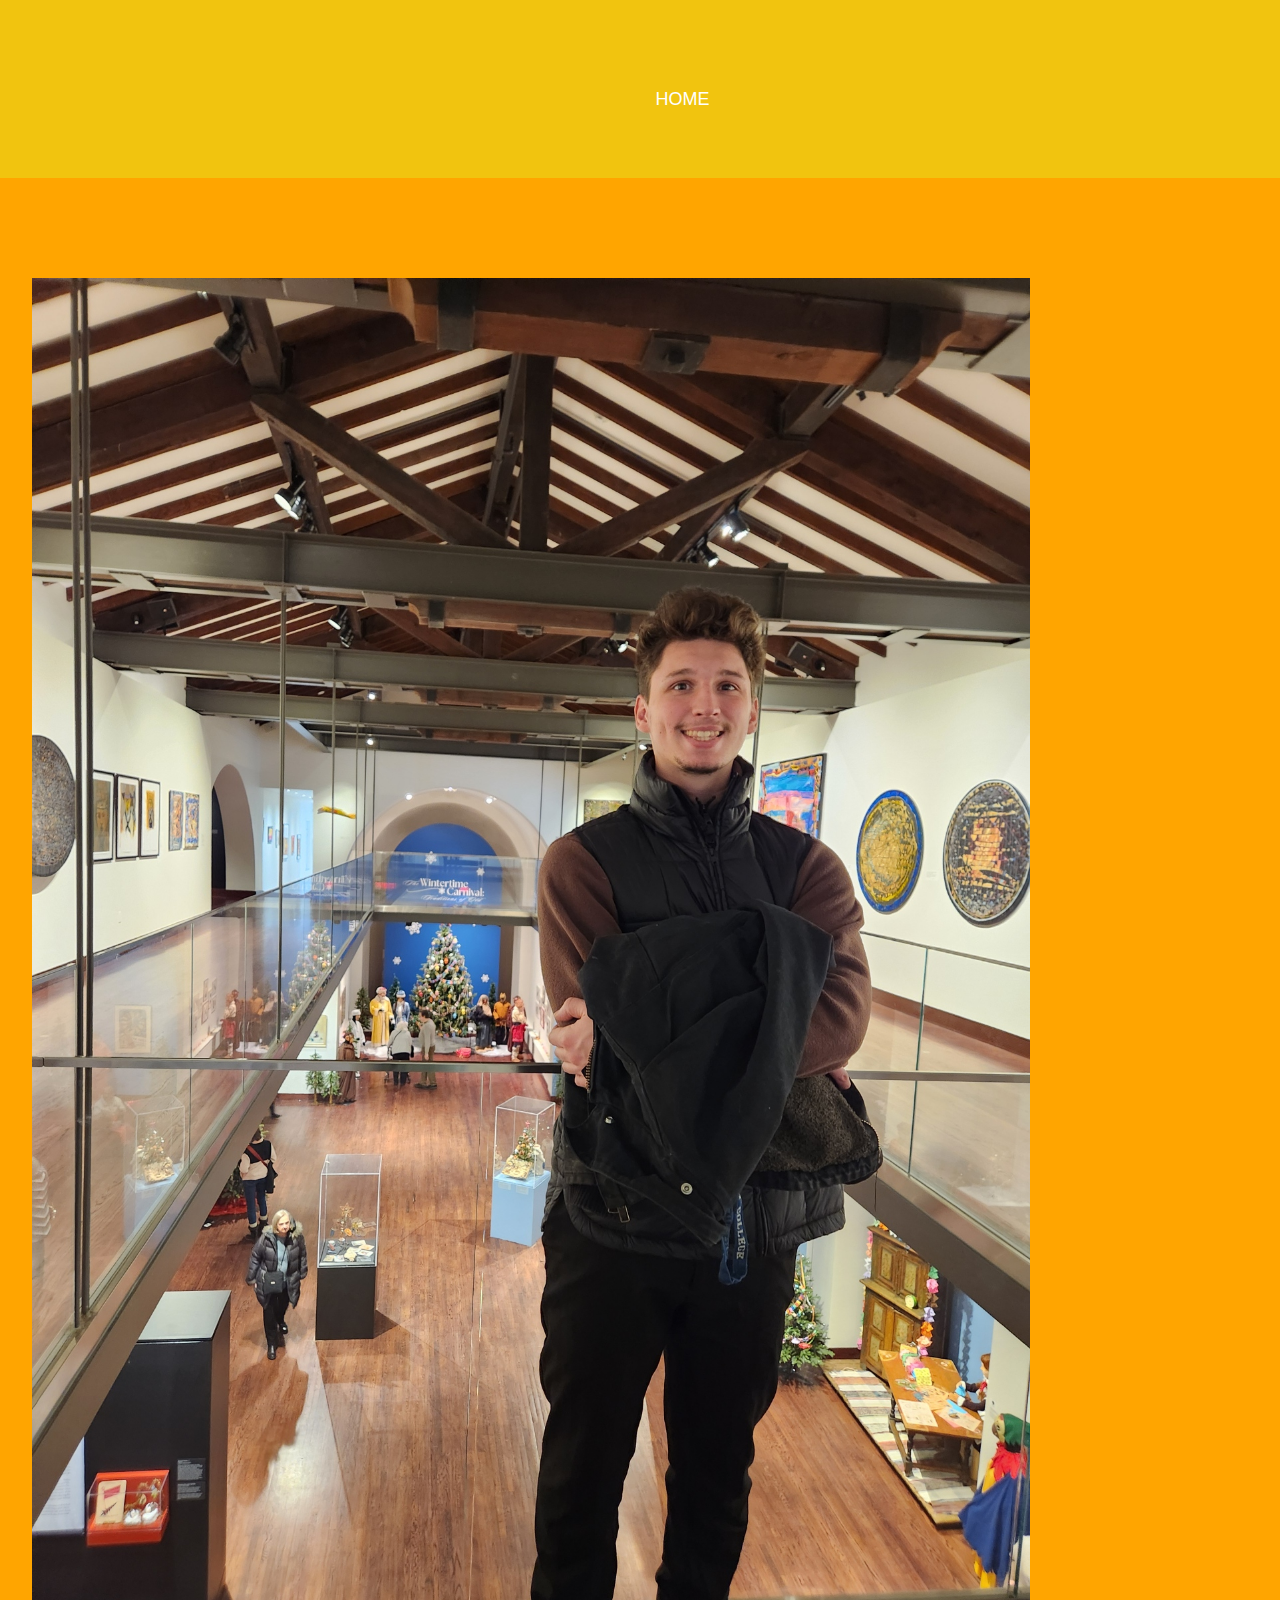
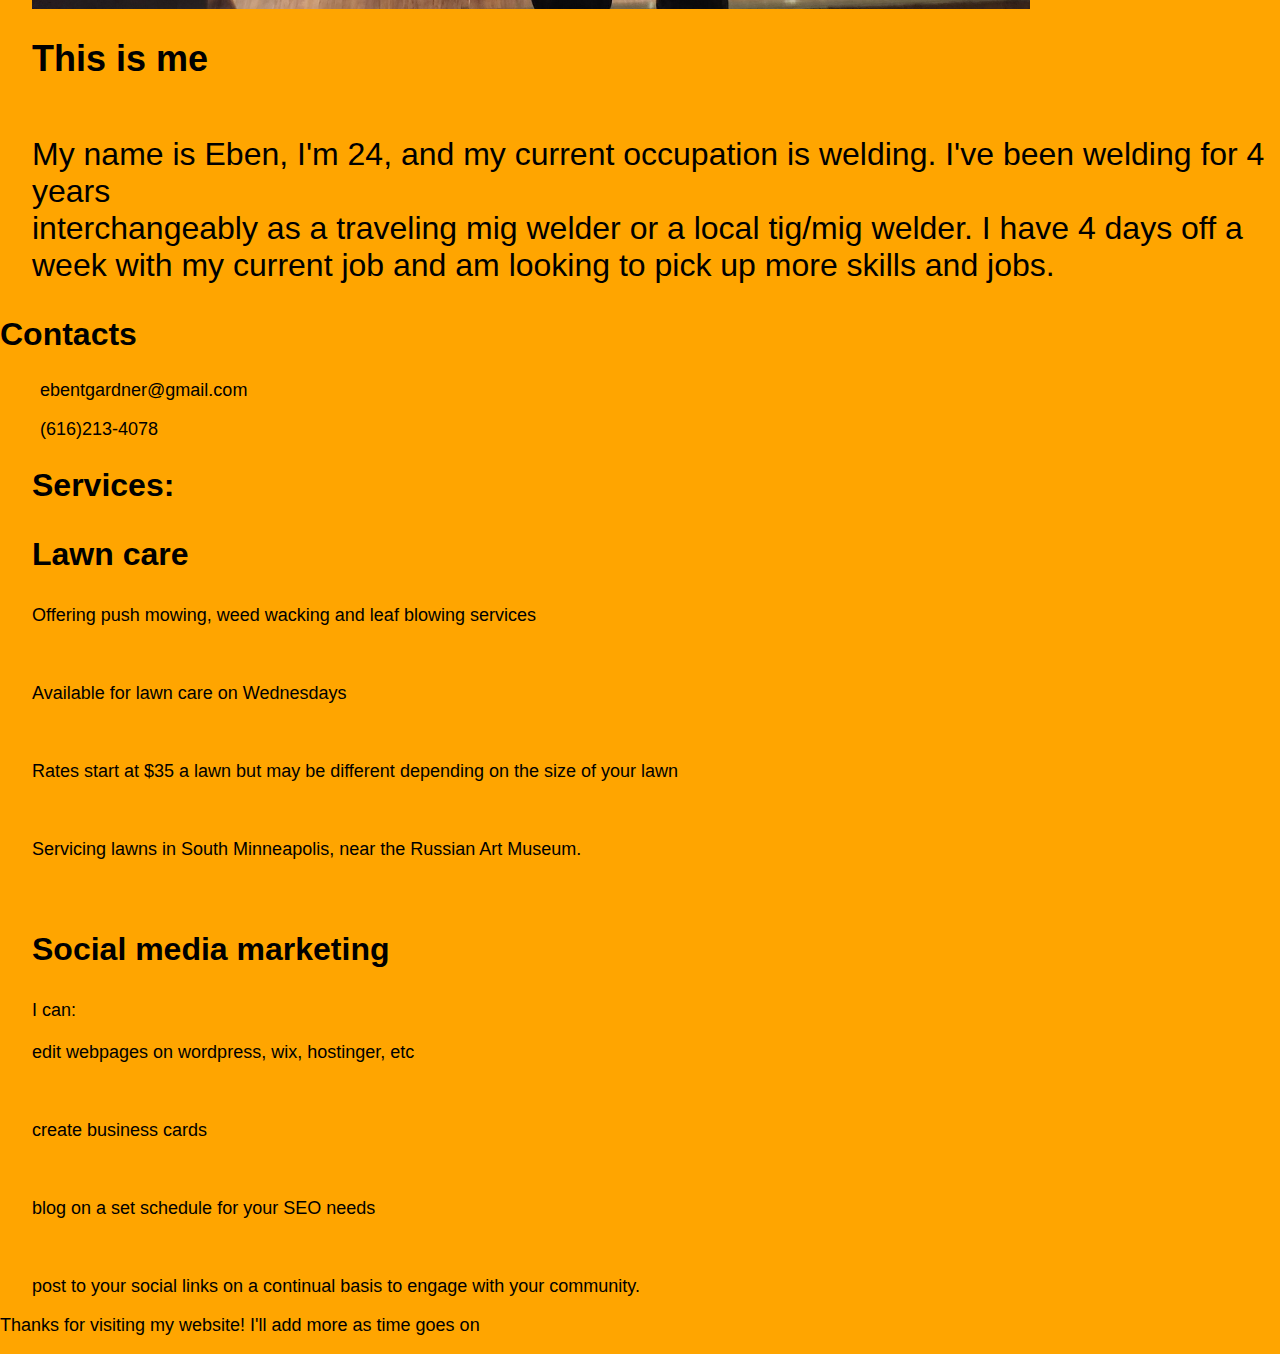
<file: index.html>
<!DOCTYPE html>
<HTML>
<head>
<meta charset="utf-8">
<title>Eben's site</title>
<link href="styles.css" rel="stylesheet">
</head>

<body>

    <header>
        
        
    <br>
        <ul>
            <li><a href="index.html">Home</a></li>
<!--             <li><a href="adventures.html">Adventures</a></li> -->
<!--             <li><a href="about.html">About</a></li>  -->
<!--            <li><a href="gallery.html">Gallery</a></li>  -->
        </ul> 

    </header>

<section class="container">
        <!-- <h1>view our selection</h1> -->
        <div class="card">
            <img src="images/eben2.jpg" alt="eben" style="width:80%">
            <h1>This is me</h1>
          </div>

     <p id="ebby">My name is Eben, I'm 24, and my current occupation is welding. I've been welding for 4 years <br> interchangeably as a traveling mig welder or a local tig/mig welder. I have 4 days off a week with my current job and am looking to pick up more skills and jobs.</p>
 </section>
  
    <aside>
        <h2>Contacts</h2>
        <ul>
            <p>ebentgardner@gmail.com</p>
            <p>(616)213-4078</p>
        </ul>
    </aside>

 
  <section>

      
           
<!-- 

               <div class="row">
                <div class="column">
                    <h2>Current goals:</h2>
                         <ul>
                              <li>Obtain my boiler license</li>
                              <li>Enroll in a pipefitting curriculum</li>
                              <li>Finish the lord of the rings book series</li>
                              <li>Heal my leg from an injury</li>
                              <li>Recover the cost of my equipment from starting a lawncare side hustle.</li>
                              <li><Bargain for a free coffee subscription from Dunn Brothers in exchange for marketing the Dunn Brothers outfit!</li>
                            </ul>
               </div>
                    <div class="column">
                                    <h2>Completed goals:</h2>
                                                <ul>
                                                      <li>Get down to 180 lbs</li>li>
                                                      <li>Start a vegan diet that sticks (1 and a half months as of 10/3/24!)</li>
                                                      <li>Get my first lawn care client</li>
                                                      <li>Sew together a Dunn Brothers coffee bean sack outfit</li>
                      </div>
               </div> -->
    

  </section>
    
    
        <section>
            <div class="container">
                <h2> Services: <h2>
                </h2>
            </div>
            <div class="container">
                <h3>Lawn care</h3>
            </div>
            <p>Offering push mowing, weed wacking and leaf blowing services</p>
            <br>
            <p>Available for lawn care on Wednesdays</p>
            <br>
            <p>Rates start at $35 a lawn but may be different depending on the size of your lawn</p>
            <br>
            <p>Servicing lawns in South Minneapolis, near the Russian Art Museum.</p>
            <br>
            </section>
                
            <section>
                <div class = "container">
                    <h3>Social media marketing</h3>
                </div>
                <p>I can: <br><br> edit webpages on wordpress, wix, hostinger, etc</p>
                <br>
                <p>create business cards</p>
                <br>
                <p>blog on a set schedule for your SEO needs</p>
                <br>
                <p>post to your social links on a continual basis to engage with your community.</p>
            </section>
        <!-- div open? -->
<!--     <div>
    
      <div class="container">  
            <section>
                <h3>Experimental Service: Bees Nest Removal</h3>
                <p> 
        
            </section>
        </div> 
    </div> -->
<!--     div close? -->

</body>


<footer>
    <p>Thanks for visiting my website! I'll add more as time goes on</p>
</footer>

</HTML>
</file>
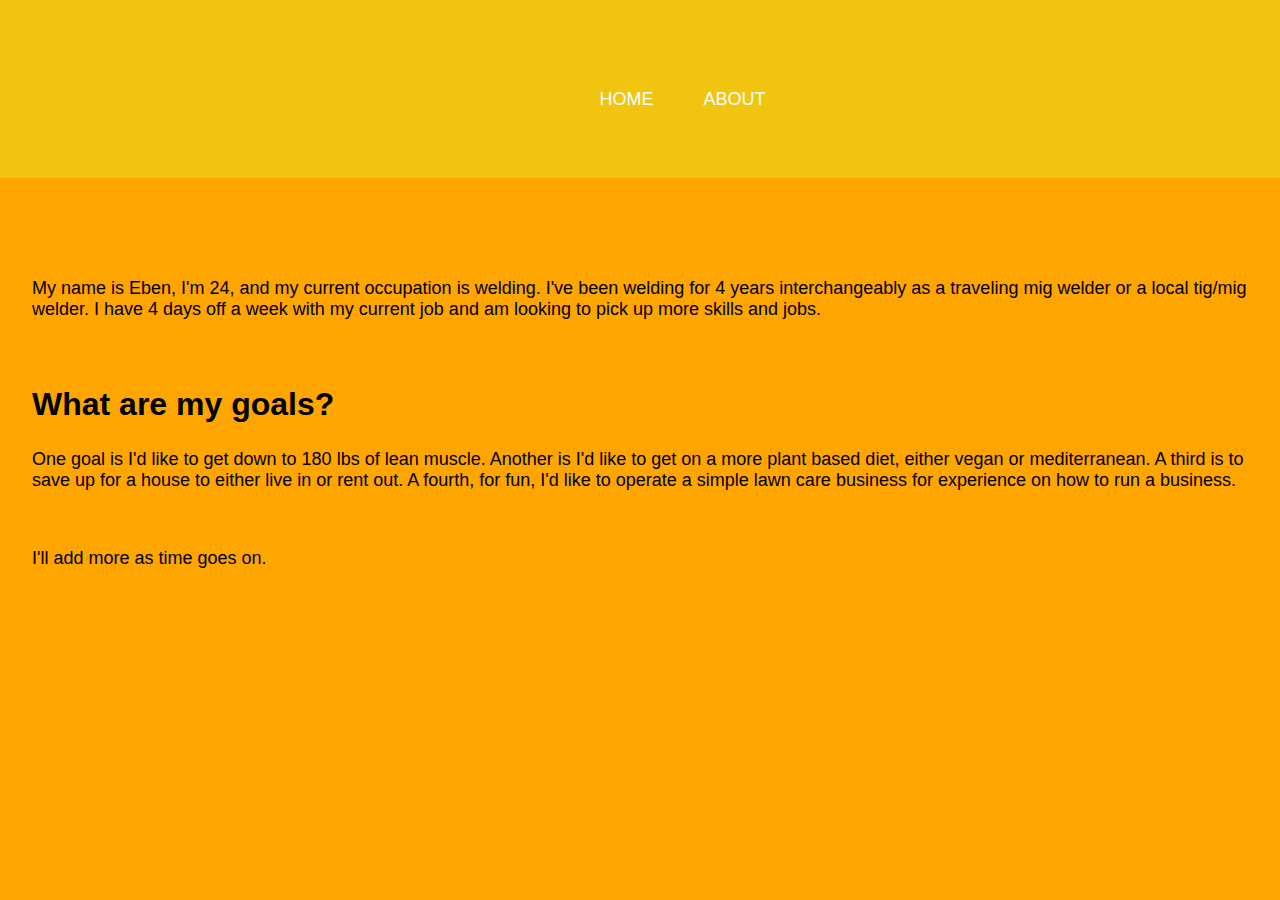
<file: about.html>
<!DOCTYPE html>
<HTML>
<head>
<meta charset="utf-8">
<title>Eben's site</title>
<link href="styles.css" rel="stylesheet">
</head>

 <header>
        

        <br>
        
        <ul>
            <li><a href="index.html">Home</a></li>
<!--             <li><a href="adventures.html">Adventures</a></li> -->
            <li><a href="about.html">About</a></li>
<!--             <li><a href="gallery.html">Gallery</a></li> -->
        </ul>

</header> 
<body>
 <div class="container">
  <section>
    <p>My name is Eben, I'm 24, and my current occupation is welding. I've been welding for 4 years interchangeably as a traveling mig welder or a local tig/mig welder. I have 4 days off a week with my current job and am looking to pick up more skills and jobs.</p>

    <br>
    <h2>What are my goals?</h2>
    <p>One goal is I'd like to get down to 180 lbs of lean muscle. Another is I'd like to get on a more plant based diet, either vegan or mediterranean. A third is to save up for a house to either live in or rent out. A fourth, for fun, I'd like to operate a simple lawn care business for experience on how to run a business.</p>
    <br>
    <p>I'll add more as time goes on.</p>
  </section>
 </div>
</body>
</file>
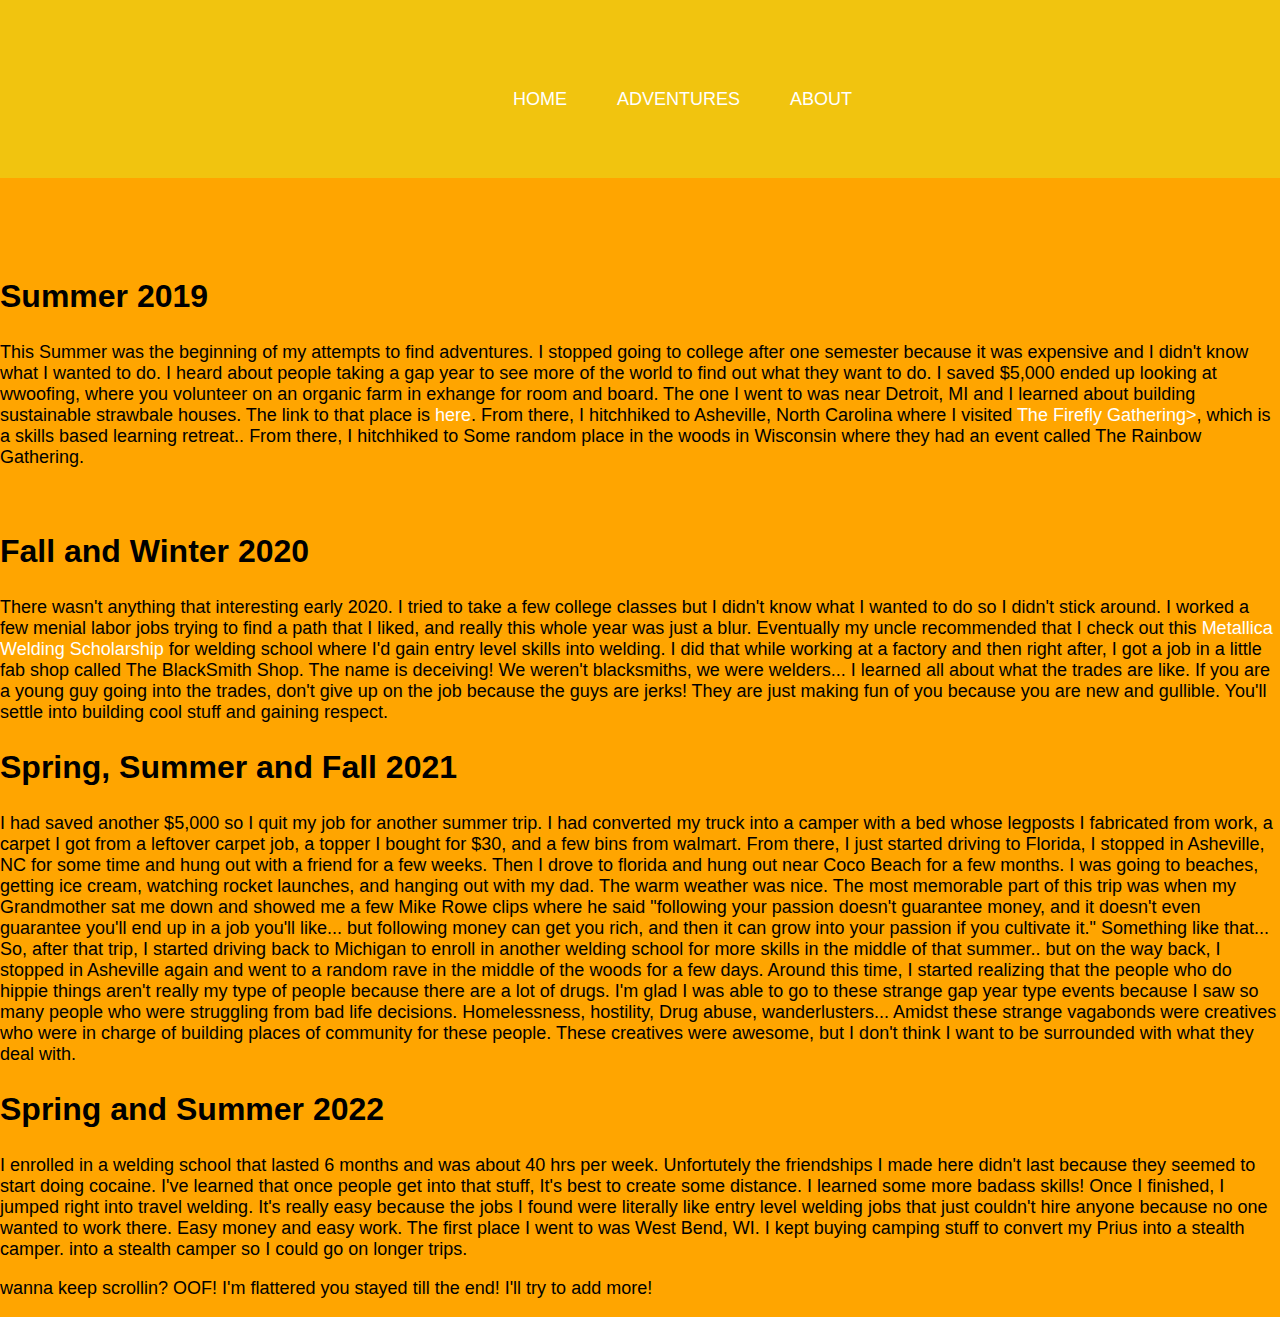
<file: adventures.html>
<!DOCTYPE html>
<HTML>
<head>
<meta charset="utf-8">
<title>Eben's site</title>
<link href="styles.css" rel="stylesheet">
</head>

<header>
        

        <br>
        
        <ul>
            <li><a href="index.html">Home</a></li>
            <li><a href="adventures.html">Adventures</a></li>
            <li><a href="about.html">About</a></li>
<!--             <li><a href="gallery.html">Gallery</a></li> -->
        </ul>

    </header>

<body>
<h2>Summer 2019</h2>
        <p>This Summer was the beginning of my attempts to find adventures. I stopped going to college after one semester because it was expensive and I didn't know what I wanted to do. I heard about people taking a gap
                year to see more of the world to find out what they want to do. I saved $5,000 ended up looking at wwoofing, where you volunteer on an organic farm in exhange for room and board. The one I went to was near
                Detroit, MI and I learned about building sustainable strawbale houses. The link to that place is
                <a href="https://wwoofusa.org/en/host/17878-come-learn-about-strawbale-natural-building-some-gardening-and-permaculture-and-sustainable-skills">here</a>. From there, I hitchhiked to Asheville, North 
                Carolina where I visited <a href="https://www.fireflygathering.org/">The Firefly Gathering></a>, which is a skills based learning retreat.. From there, I hitchhiked to Some random place in the woods in
                Wisconsin where they had an event called The Rainbow Gathering.</p>
        <br>
<h2>Fall and Winter 2020</h2>
        <p>There wasn't anything that interesting early 2020. I tried to take a few college classes but I didn't know what I wanted to do so I didn't stick around. I worked a few menial labor jobs trying to find a path
                that I liked, and really this whole year was just a blur. Eventually my uncle recommended that I check out this
                <a href="https://www.grcc.edu/programs/job-workforce-training/workforce-training-programs/welding-metallica-scholars">Metallica Welding Scholarship</a> for welding school where I'd gain entry level skills
                into welding. I did that while working at a factory and then right after, I got a job in a little fab shop called The BlackSmith Shop. The name is deceiving! We weren't blacksmiths, we were welders... 
                I learned all about what the trades are like. If you are a young guy going into the trades, don't give up on the job because the guys are jerks! They are just making fun of you because you are new and 
                gullible. You'll settle into building cool stuff and gaining respect.</p>
<h2>Spring, Summer and Fall 2021</h2>
        <p>I had saved another $5,000 so I quit my job for another summer trip. I had converted my truck into a camper with a bed whose legposts I fabricated from work, a carpet I got from a leftover carpet job,
                a topper I bought for $30, and a few bins from walmart. From there, I just started driving to Florida, I stopped in Asheville, NC for some time and hung out with a friend for a few weeks. 
                Then I drove to florida and hung out near Coco Beach for a few months. I was going to beaches, getting ice cream, watching rocket launches, and hanging out with my dad.
                The warm weather was nice. The most memorable part of this trip was when my Grandmother sat me down and showed me a few Mike Rowe clips where he said "following your passion doesn't guarantee money,
                and it doesn't even guarantee you'll end up in a job you'll like... but following money can get you rich, and then it can grow into your passion if you cultivate it." Something like that... So,
                after that trip, I started driving back to Michigan to enroll in another welding school for more skills in the middle of that summer.. but on the way back, I stopped in Asheville again and went to a
                random rave in the middle of the woods for a few days. Around this time, I started realizing that the people who do hippie things aren't really my type of people because there are a lot of drugs.
                I'm glad I was able to go to these strange gap year type events because I saw so many people who were struggling from bad life decisions. Homelessness, hostility, Drug abuse, wanderlusters... 
                Amidst these strange vagabonds were creatives who were in charge of building places of community for these people. These creatives were awesome, but I don't think I want to be surrounded with what 
                they deal with. </p>
<h2>Spring and Summer 2022</h2>
        <p>I enrolled in a welding school that lasted 6 months and was about 40 hrs per week. Unfortutely the friendships I made here didn't last because they seemed to start doing cocaine. I've learned that once people
                get into that stuff, It's best to create some distance. I learned some more badass skills! Once I finished, I jumped right into travel welding. It's really easy because the jobs I found were literally 
                like entry level welding jobs that just couldn't hire anyone because no one wanted to work there. Easy money and easy work. The first place I went to was West Bend, WI. I kept buying camping stuff to 
                convert my Prius into a stealth camper. 
                into a stealth camper so I could go on longer trips.</p>
        
</body>


        <footer>
    <p>wanna keep scrollin? OOF! I'm flattered you stayed till the end! I'll try to add more!</p>
</footer>


</HTML>
</file>
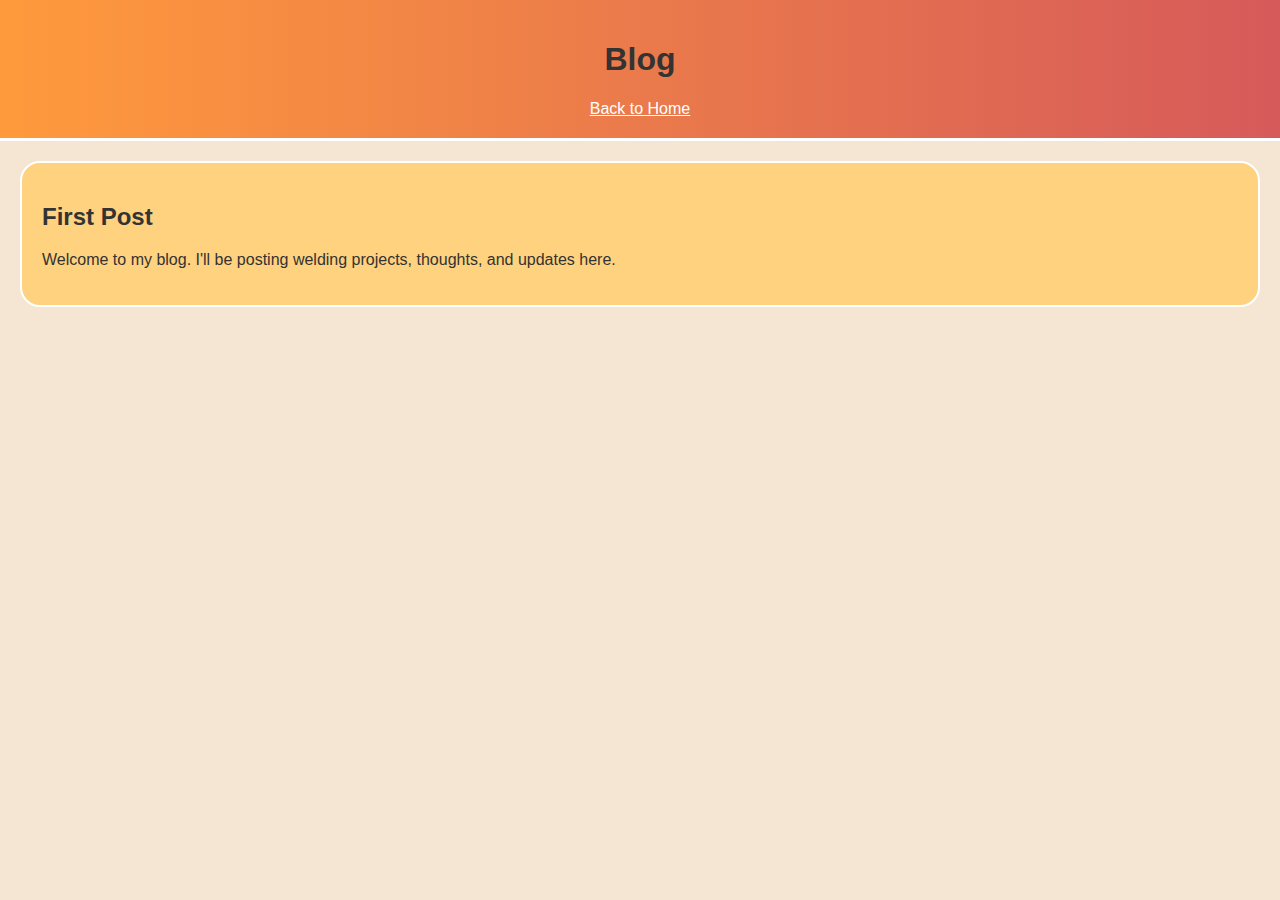
<file: blog.html>
<!DOCTYPE html>
<html lang="en">
<head>
  <meta charset="UTF-8">
  <meta name="viewport" content="width=device-width, initial-scale=1.0">
  <title>Blog - Ebenezer Iron</title>
  <style>
    body {
      font-family: Arial, sans-serif;
      background-color: #f5e6d3;
      color: #333;
      margin: 0;
    }

    header {
      background: linear-gradient(90deg, #ff9a3c, #d65a5a);
      padding: 20px;
      text-align: center;
      border-bottom: 3px solid white;
    }

    .post {
      background-color: #ffd27f;
      margin: 20px;
      padding: 20px;
      border: 2px solid white;
      border-radius: 20px;
    }

    a { color: white; }
  </style>
</head>
<body>

<header>
  <h1>Blog</h1>
  <a href="index.html">Back to Home</a>
</header>

<div class="post">
  <h2>First Post</h2>
  <p>Welcome to my blog. I'll be posting welding projects, thoughts, and updates here.</p>
</div>
</file>
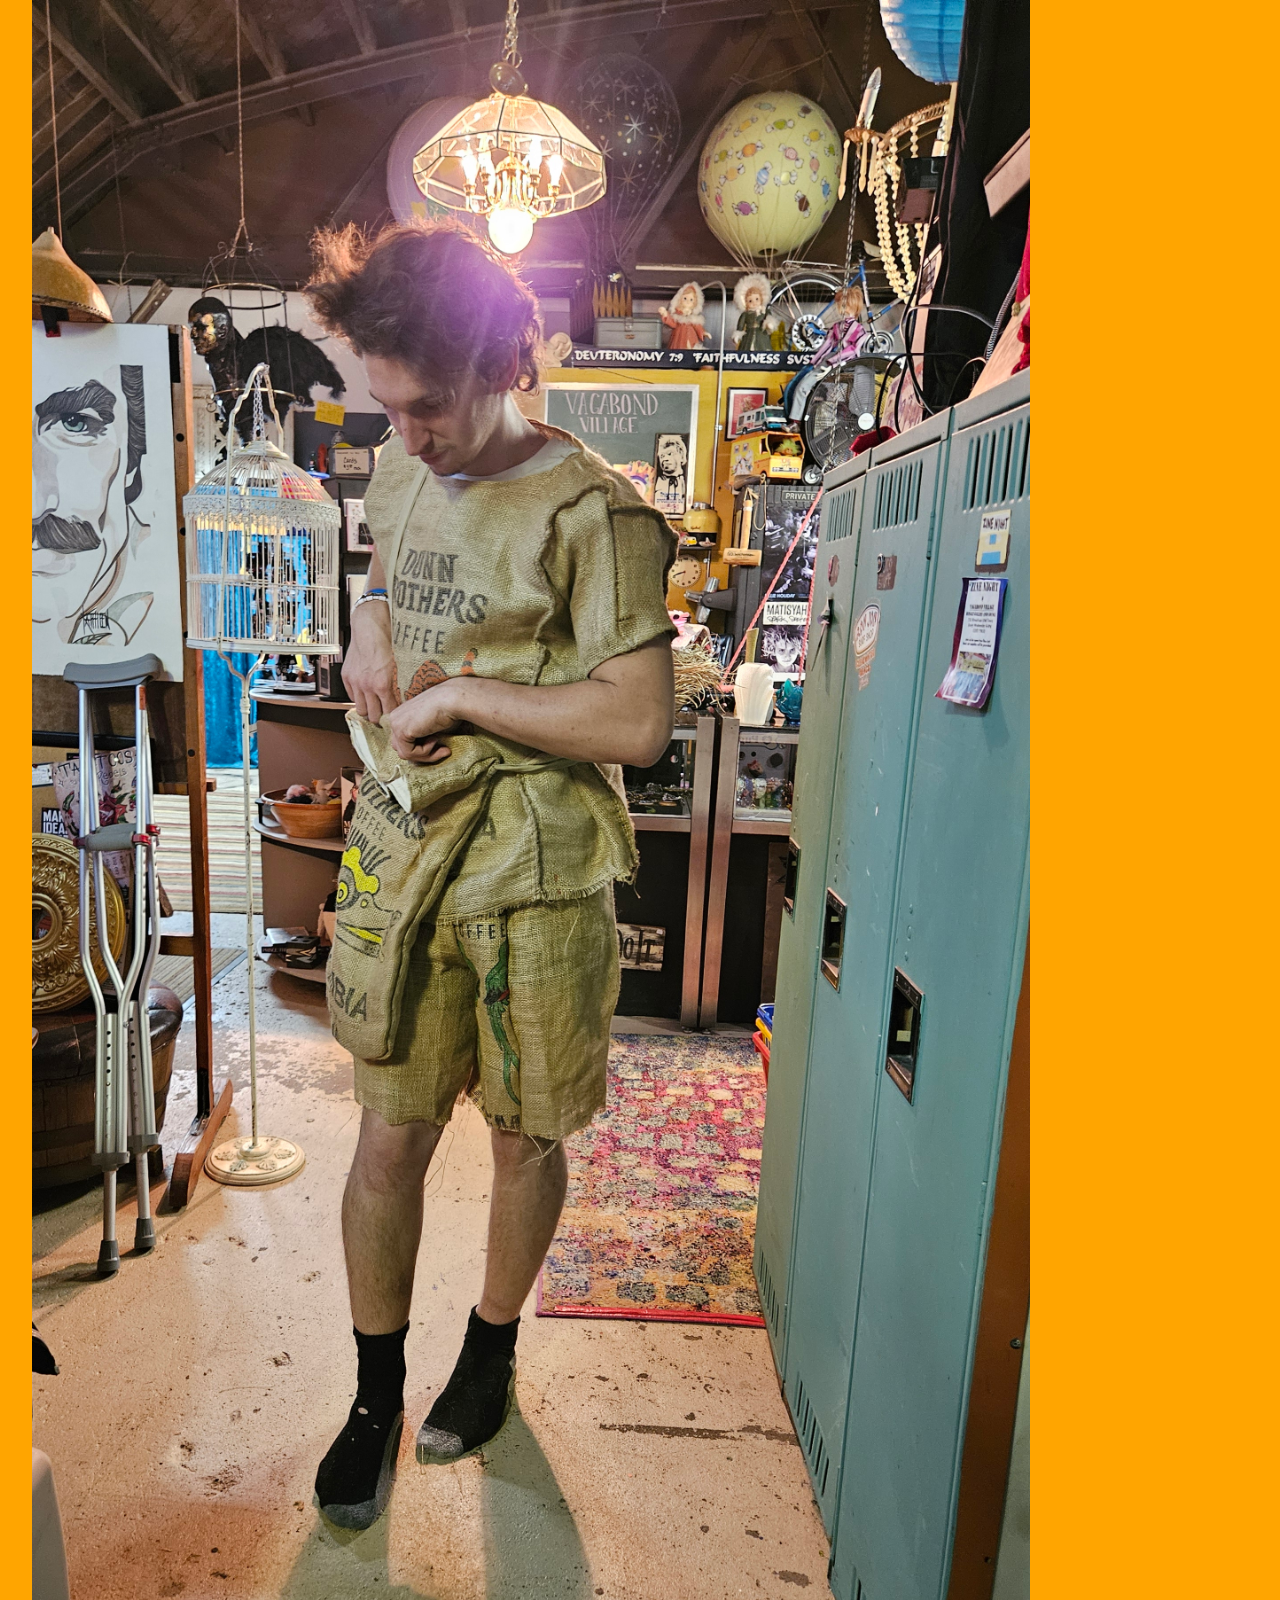
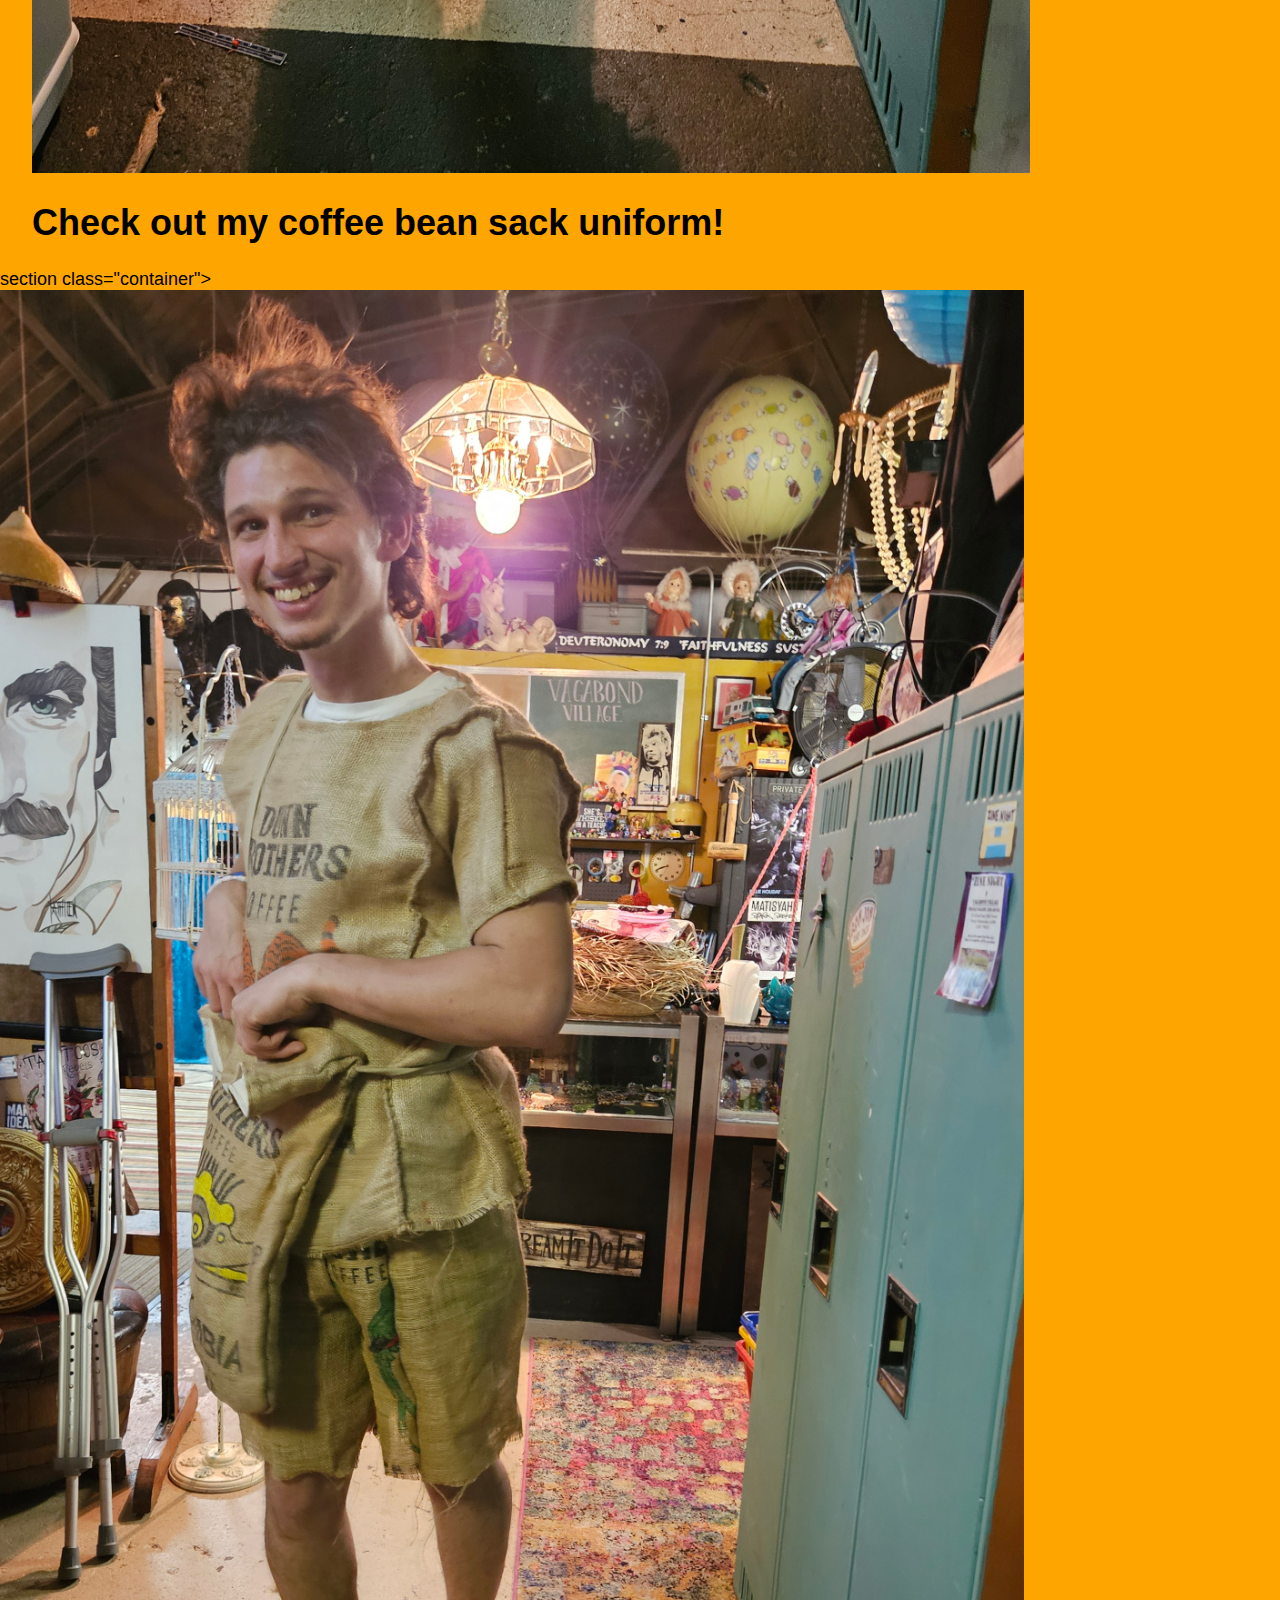
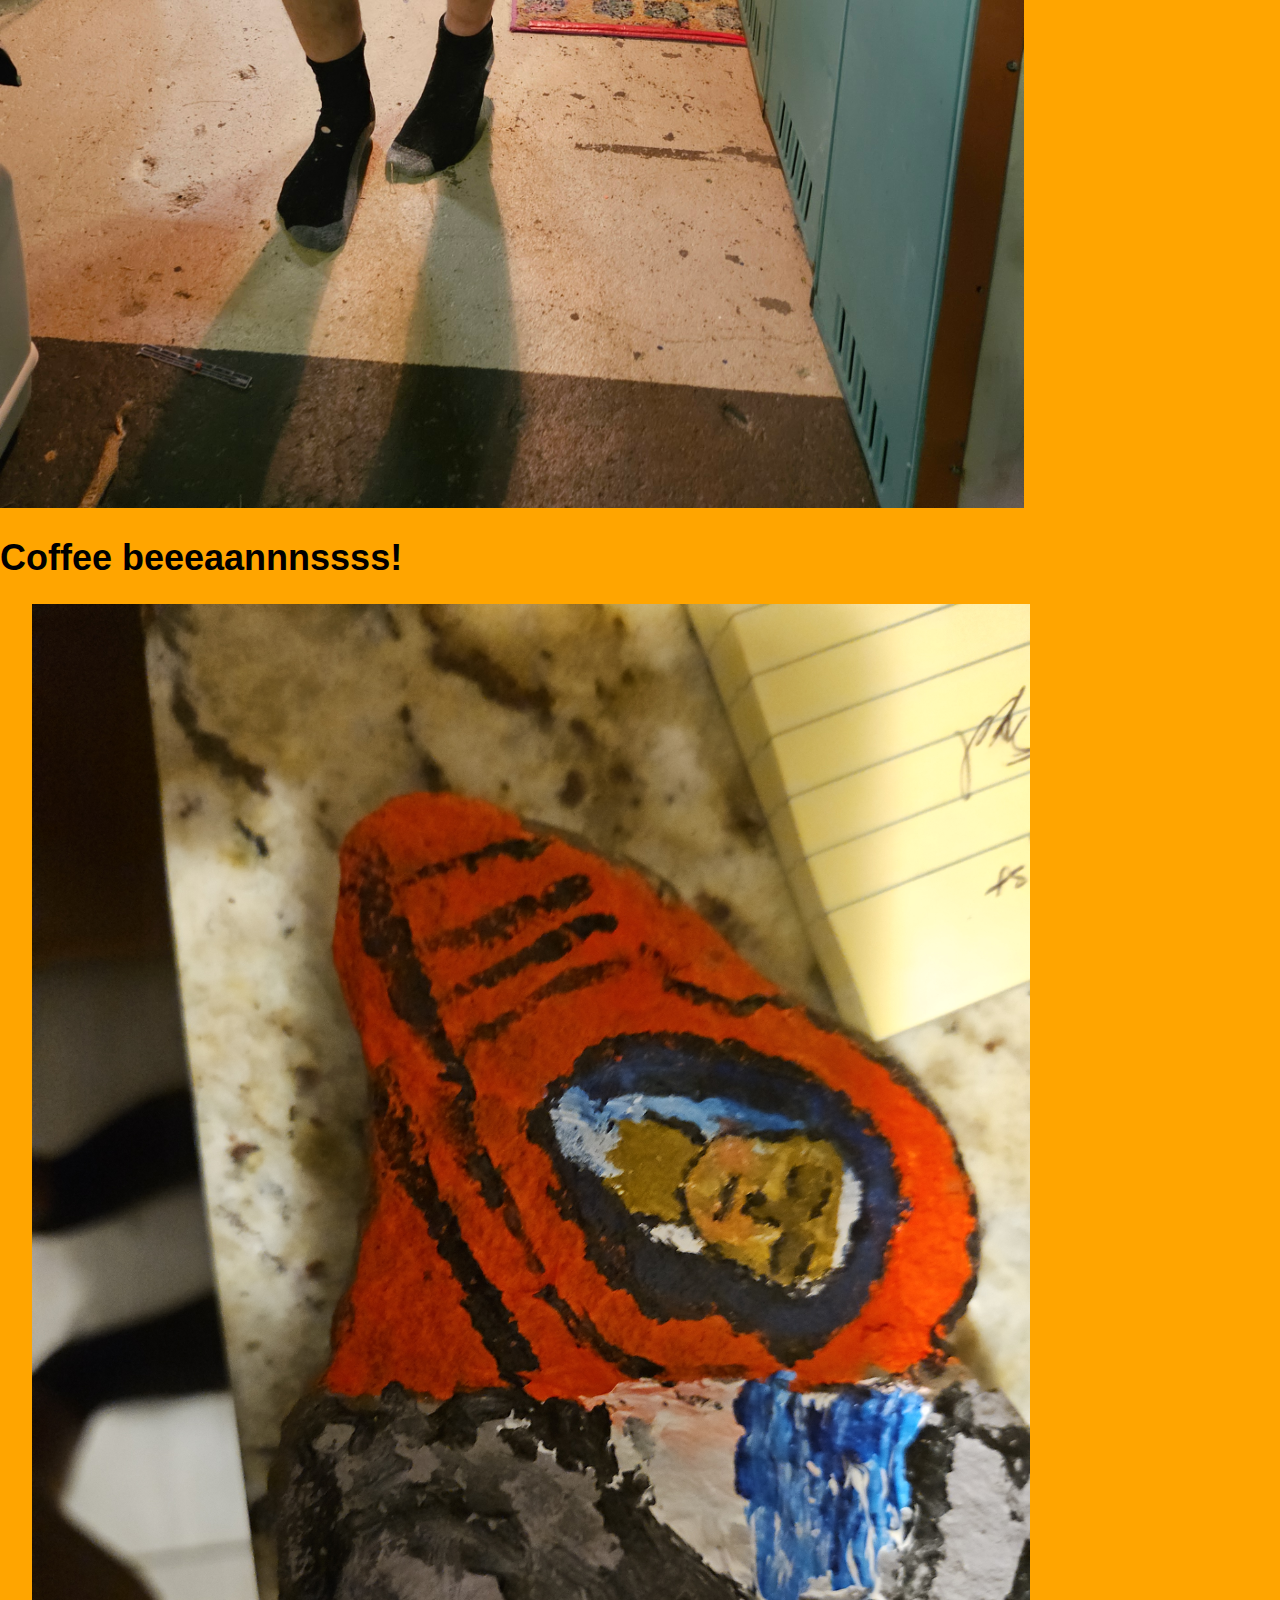
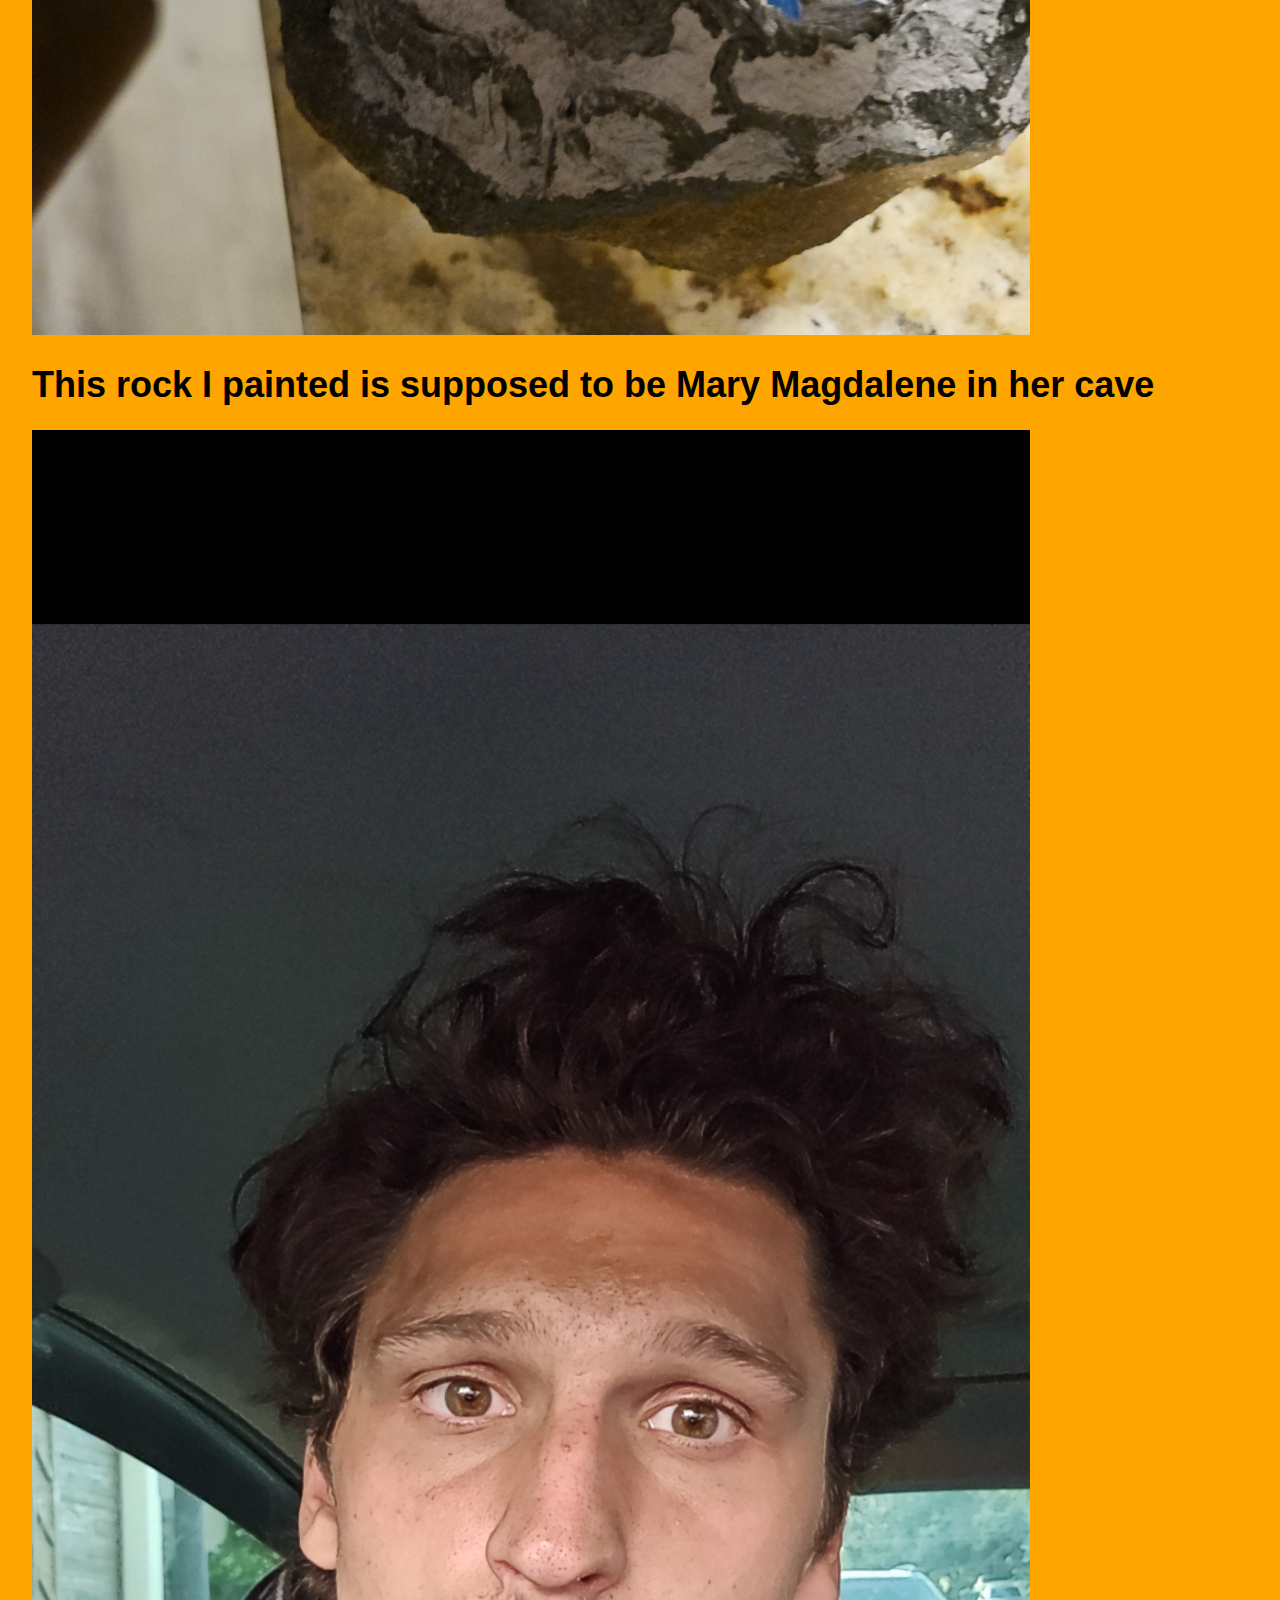
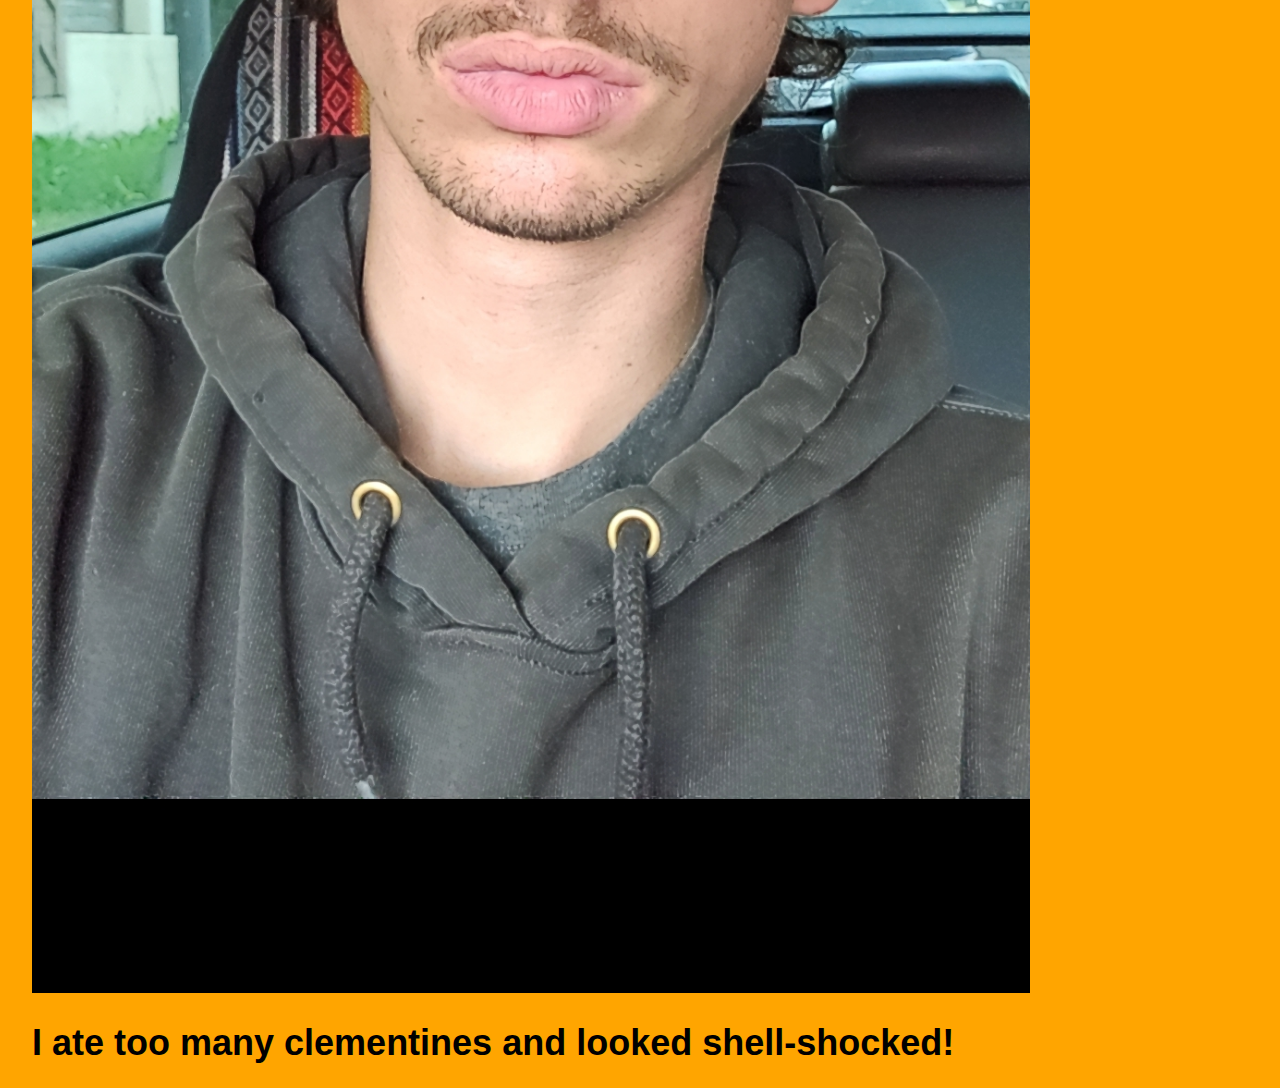
<file: gallery.html>
<!DOCTYPE html>
<HTML>
<head>
<meta charset="utf-8">
<title>Eben's site</title>
<link href="styles.css" rel="stylesheet">
</head>

<body>

  
 <section class="container">
        <!-- <h1>view our selection</h1> -->
        <div class="card">
            <img src="images/eben3.jpg" alt="Ostrobramska Icon" style="width:80%">
            <h1>Check out my coffee bean sack uniform!</h1>
          </div>
 </section>

  section class="container">
        <!-- <h1>view our selection</h1> -->
        <div class="card">
            <img src="images/eben6.jpg" alt="Ostrobramska Icon" style="width:80%">
            <h1>Coffee beeeaannnssss!</h1>
          </div>
 </section>

  <section class="container">
        <!-- <h1>view our selection</h1> -->
        <div class="card">
            <img src="images/eben5.jpg" alt="Ostrobramska Icon" style="width:80%">
            <h1>This rock I painted is supposed to be Mary Magdalene in her cave </h1>
          </div>
 </section>



  
  <section class="container">
        <!-- <h1>view our selection</h1> -->
        <div class="card">
            <img src="images/eben7.jpg" alt="Ostrobramska Icon" style="width:80%">
            <h1>I ate too many clementines and looked shell-shocked!</h1>
          </div>
 </section>
</body>
  <footer></footer>
</file>
<file: styles.css>
body{
    background-color: #ffa500;
    font-family: sans-serif;
    font-size: 18px;
    margin: 0;
}
    header{
        background-color: #f1c40f;
        padding-top: 50px;
        padding-bottom: 50px;
        text-align: center;
        color: #fff;
        text-transform: uppercase;
        margin-bottom: 100px;
        text-decoration: none;

}

section{
        padding-left:2rem;
}
#ebby{
    float:right;
font-size: 32px;
}

 header li{
    display: inline;
    padding-left: 45px;
}


 a{
    text-decoration: none;
    color: #fff;
    text-transform: bold;
}




h2{
font-size: 32px;
}

h3{
  font-size: 32px;

.container{
        display: flex;
        flex-wrap: nowrap;
        flex-direction: row;
        flex-grow: 1;
        gap: 1rem;
}

section{
    float: left;
    width: 70%;

}

aside{
    float: right;
    width: 25%;
    border: solid;
    border-color: white;
    font-size: 32px;
}

footer{
    clear: both;
    background-color: #d35400;
    padding: 50px 0;
    text-align: center;

}

.card {
        /* box-shadow: 0 4px 8px 0 rgba(0, 0, 0, 0.2); */
        max-width: 20%;
        /* margin: auto; */
        text-align: center;
        font-family: arial;
        padding: 40px 30px;
        border: solid;
        background-color: white;
      }
</file>
